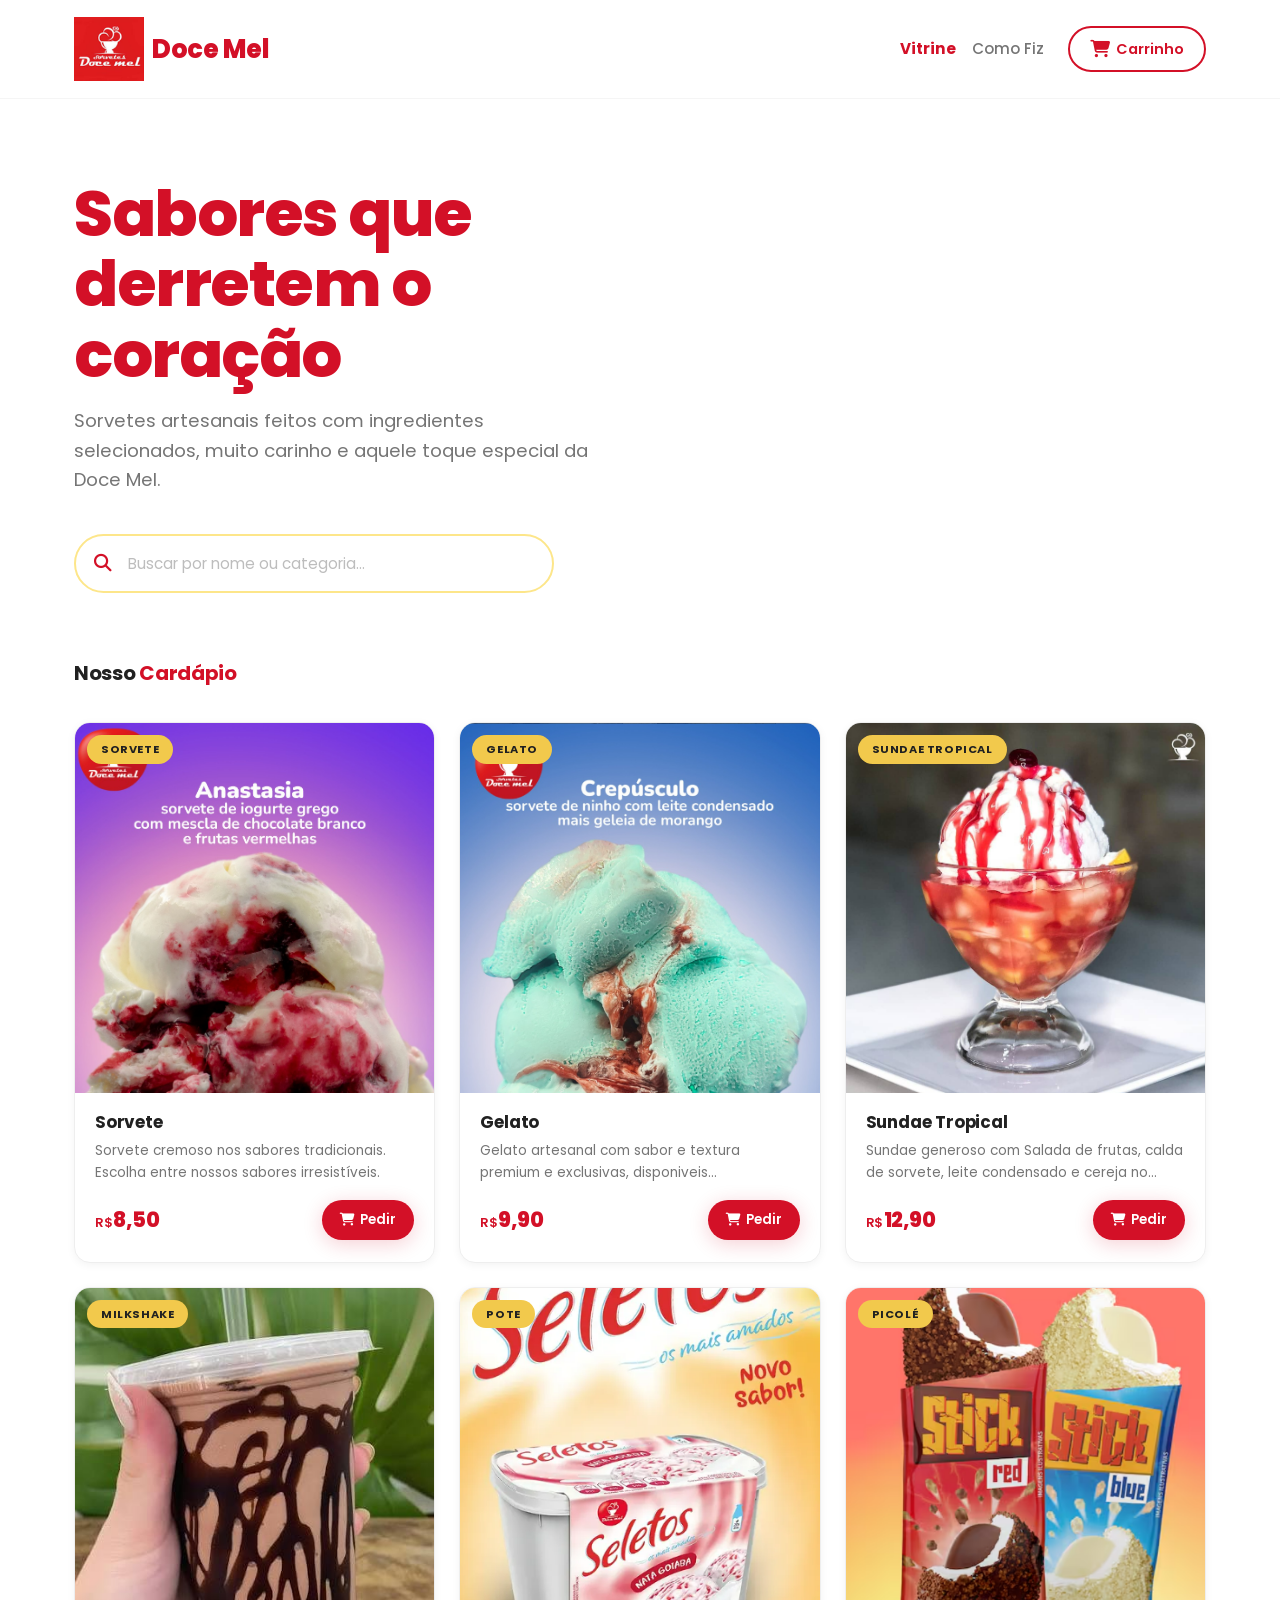
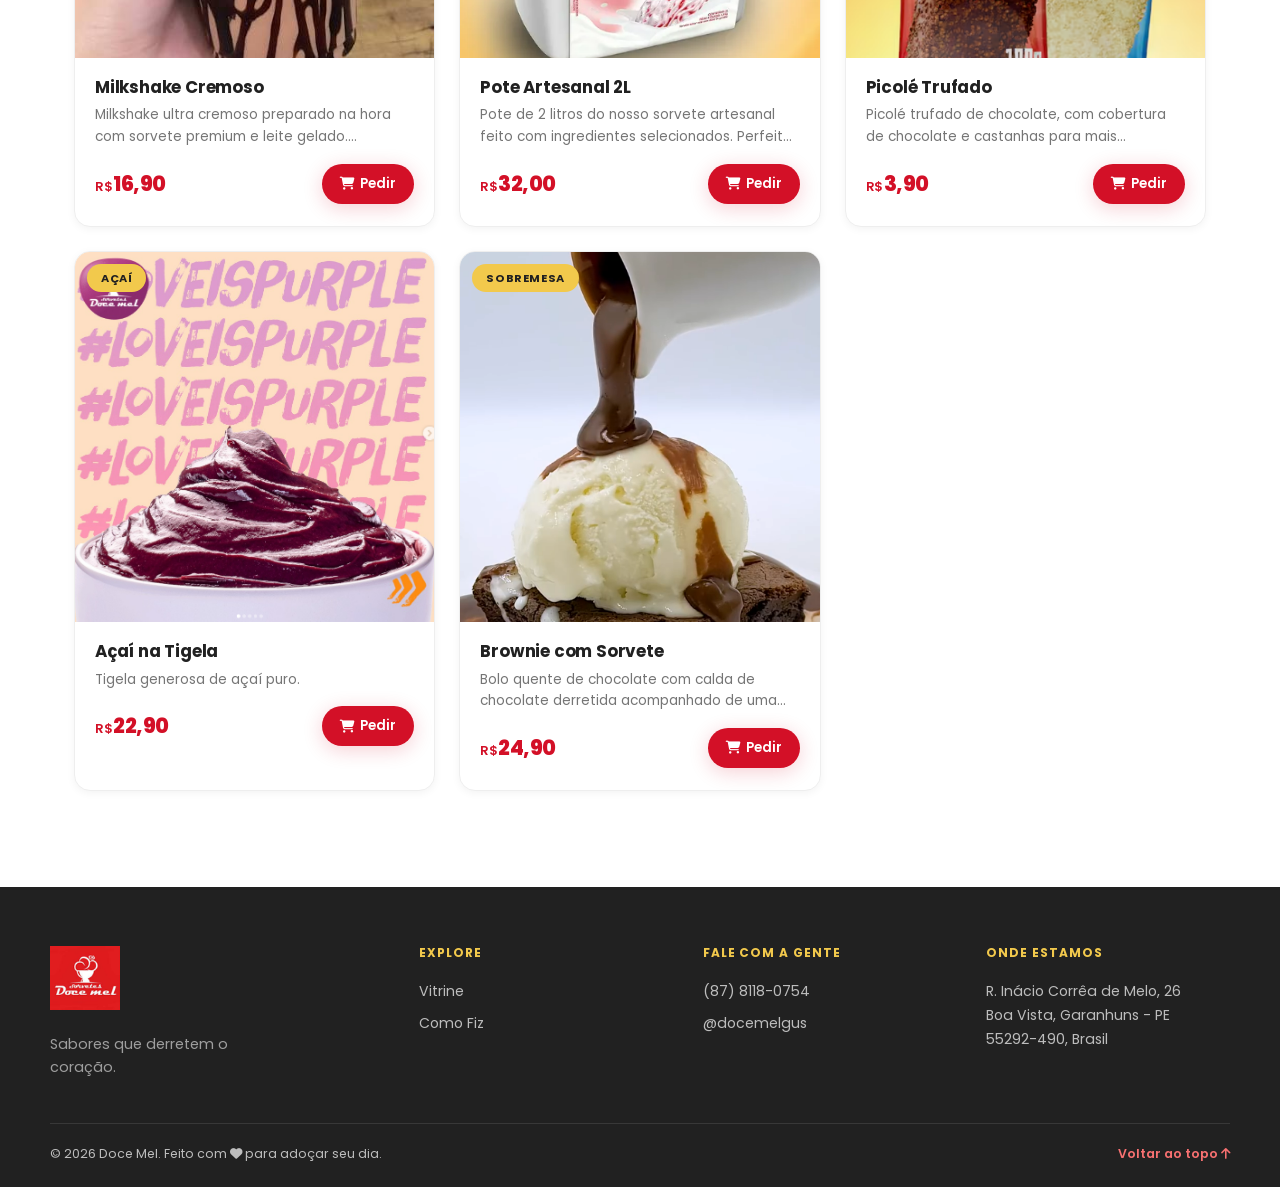
<file: index.html>
<!DOCTYPE html>
<html lang="pt-BR">

<head>
  <meta charset="UTF-8" />
  <meta name="viewport" content="width=device-width, initial-scale=1.0" />

  <title>Doce Mel Sorveteria</title>
  <meta name="description"
    content="Descubra os sorvetes artesanais da Doce Mel. Casquinhas, sundaes, milkshakes e muito mais. Feitos com ingredientes selecionados e muito carinho." />
  <meta name="keywords" content="sorveteria, sorvete artesanal, doce mel, casquinha, sundae, milkshake, picolé" />
  <meta name="author" content="Doce Mel Sorveteria" />

  <!-- Open Graph -->
  <meta property="og:title" content="Doce Mel — Sorveteria Artesanal" />
  <meta property="og:description" content="Sorvetes artesanais feitos com amor. Conheça nosso cardápio!" />
  <meta property="og:type" content="website" />

  <link rel="icon" type="image/png" href="images/Logo.png" />
  <link rel="stylesheet" href="https://cdnjs.cloudflare.com/ajax/libs/font-awesome/6.5.2/css/all.min.css" />

  <link rel="stylesheet" href="css/style.css" />
</head>

<body>
  <header class="header" id="header">
    <div class="header__container">
      <button class="menu-toggle" id="menu-toggle" type="button" aria-label="Abrir menu" aria-expanded="false" aria-controls="main-nav">
        <i class="fa-solid fa-bars" aria-hidden="true"></i>
      </button>
      <a href="index.html" class="header__logo" id="logo">
        <span class="header__logo-icon">
          <img src="images/Logo.png" alt="Logo oficial" class="header__logo-image" />
        </span>
        Doce Mel
      </a>

      <!-- Nav + Carrinho -->
      <div class="header__right">
        <nav class="header__nav" id="main-nav" aria-label="Navegação principal">
          <a href="index.html" class="header__nav-link header__nav-link--active" id="nav-vitrine">
            Vitrine
          </a>
          <a href="como-fiz.html" class="header__nav-link" id="nav-como-fiz">
            Como Fiz
          </a>
        </nav>

        <button class="cart-btn" id="cart-btn" aria-label="Abrir carrinho de compras">
          <span class="cart-btn__icon" aria-hidden="true"><i class="fa-solid fa-cart-shopping"></i></span>
          <span>Carrinho</span>
          <span class="cart-btn__badge" id="cart-badge">0</span>
        </button>
      </div>
    </div>
  </header>

  <main>
    <section class="hero" id="hero">
      <div class="hero__content">
        <h1 class="hero__titulo">
          Sabores que derretem o coração
        </h1>

        <p class="hero__subtitulo">
          Sorvetes artesanais feitos com ingredientes selecionados,
          muito carinho e aquele toque especial da Doce Mel.
        </p>
        
        <div class="busca__wrapper">
          <span class="busca__icone" aria-hidden="true"><i class="fa-solid fa-magnifying-glass"></i></span>
          <input
            type="text"
            id="search-input"
            class="busca__input"
            placeholder="Buscar por nome ou categoria..."
            aria-label="Buscar produtos por nome ou categoria"
            autocomplete="off"
          />
        </div>
      </div>
      
      <div class="hero__image-container">
        <video autoplay muted loop playsinline class="hero__video" id="hero-video">
          <source src="videos/HeroVideo.mp4" type="video/mp4" />
      </div>
    </section>

    <section class="produtos" id="products-section">
      <h2 class="produtos__titulo-secao">
        Nosso <span>Cardápio</span>
      </h2>
      <div id="products-grid">
      </div>
    </section>
  </main>

  <div class="cart-overlay" id="cart-overlay"></div>

  <aside class="cart-drawer" id="cart-drawer" aria-label="Carrinho de compras">
    <div class="cart-drawer__header">
      <h2 class="cart-drawer__titulo"><i class="fa-solid fa-cart-shopping" aria-hidden="true"></i> Seu Pedido</h2>
      <button class="cart-drawer__fechar" id="cart-close" aria-label="Fechar carrinho"><i class="fa-solid fa-xmark" aria-hidden="true"></i></button>
    </div>

    <div class="cart-drawer__items" id="cart-items"></div>

    <div class="cart-drawer__footer" id="cart-footer">
      <div class="cart-drawer__total">
        <span class="cart-drawer__total-label">Total</span>
        <span class="cart-drawer__total-valor" id="cart-total">R$ 0,00</span>
      </div>
      <button class="cart-drawer__checkout" id="cart-checkout">
        Finalizar Pedido
      </button>
    </div>
  </aside>

  <div class="toast" id="toast" aria-live="polite">
    <span class="toast__emoji" aria-hidden="true"><i class="fa-solid fa-circle-check"></i></span>
    <span id="toast-message">Item adicionado!</span>
  </div>

  <footer class="footer" id="footer">
    <div class="footer__container">
      <div class="footer__brand">
        <a href="index.html" class="footer__logo"><span class="header__logo-icon">
          <img src="images/Logo.png" alt="Logo oficial" class="header__logo-image" />
        </span></a>
        <p class="footer__tagline">Sabores que derretem o coração.</p>
      </div>
      <div class="footer__column">
        <h2 class="footer__heading">Explore</h2>
        <a href="index.html" class="footer__link">Vitrine</a>
        <a href="como-fiz.html" class="footer__link">Como Fiz</a>
      </div>
      <div class="footer__column">
        <h2 class="footer__heading">Fale com a gente</h2>
        <a href="tel:+558781180754" class="footer__link">(87) 8118-0754</a>
        <a href="https://www.instagram.com/docemelgus/" class="footer__link" target="_blank" rel="noopener noreferrer">@docemelgus</a>
      </div>
      <div class="footer__column footer__column--address">
        <h2 class="footer__heading">Onde estamos</h2>
        <address class="footer__address">R. Inácio Corrêa de Melo, 26<br />Boa Vista, Garanhuns - PE<br />55292-490, Brasil</address>
      </div>
    </div>
    <div class="footer__bottom">
      <p>© 2026 Doce Mel. Feito com <span class="footer__emoji" aria-hidden="true"><i class="fa-solid fa-heart"></i></span> para adoçar seu dia.</p>
      <a href="#header" class="footer__back-top">Voltar ao topo <i class="fa-solid fa-arrow-up" aria-hidden="true"></i></a>
    </div>
  </footer>

  <script src="js/script.js" defer></script>
  <script src="js/menu.js" defer></script>
  <script src="js/scroll.js" defer></script>
</body>

</html>
</file>
<file: css/style.css>
/* ============================================================
   DOCE MEL — Sorveteria E-commerce
   Design System: Clean Moderno & Gourmet
   Paleta: Branco puro · Vermelho vibrante · Amarelo dourado
   ============================================================ */

/* --- Fonte geométrica moderna via Google Fonts --- */
@import url('https://fonts.googleapis.com/css2?family=Poppins:wght@300;400;500;600;700;800&display=swap');

/* ============================================================
   1. DESIGN TOKENS
   ============================================================ */
:root {
  /* Vermelho — cor principal */
  --red-50:  #fef2f2;
  --red-100: #fee2e2;
  --red-200: #fecaca;
  --red-300: #f87171;
  --red-400: #ef4444;
  --red-500: #D31027; /* Vermelho Vibrante/Profundo */
  --red-600: #C01313;
  --red-700: #a01010;
  --red-800: #7f0d0d;

  /* Amarelo dourado — acento mínimo */
  --gold-100: #fff9e6;
  --gold-200: #fef0c7;
  --gold-300: #fde68a;
  --gold-400: #F2C94C; /* Amarelo Dourado */
  --gold-500: #e6b800;

  /* Neutros */
  --white:    #FFFFFF;
  --gray-50:  #FAFAFA;
  --gray-100: #F5F5F5;
  --gray-200: #EEEEEE;
  --gray-300: #E0E0E0;
  --gray-400: #BDBDBD;
  --gray-500: #9E9E9E;
  --gray-600: #757575;
  --gray-700: #616161;
  --gray-800: #424242;
  --gray-900: #212121;

  /* Tipografia */
  --font: 'Poppins', sans-serif;

  /* Sombras */
  --shadow-xs:   0 1px 3px rgba(0, 0, 0, 0.04);
  --shadow-sm:   0 2px 8px rgba(0, 0, 0, 0.05);
  --shadow-md:   0 4px 16px rgba(0, 0, 0, 0.07);
  --shadow-lg:   0 8px 32px rgba(0, 0, 0, 0.08);
  --shadow-xl:   0 16px 48px rgba(0, 0, 0, 0.10);
  --shadow-red:  0 4px 20px rgba(211, 16, 39, 0.20);
  --shadow-red-hover: 0 8px 28px rgba(211, 16, 39, 0.30);

  /* Raios */
  --r-sm:   8px;
  --r-md:   12px;
  --r-lg:   16px;
  --r-xl:   24px;
  --r-pill: 9999px;

  /* Transições */
  --ease:      0.25s cubic-bezier(0.4, 0, 0.2, 1);
  --ease-out:  0.35s cubic-bezier(0.22, 1, 0.36, 1);
  --ease-spring: 0.4s cubic-bezier(0.34, 1.56, 0.64, 1);

  /* Layout */
  --max-w: 1180px;
  --px:    24px;
}

/* ============================================================
   2. RESET
   ============================================================ */
*, *::before, *::after {
  margin: 0;
  padding: 0;
  box-sizing: border-box;
}

html {
  scroll-behavior: smooth;
  font-size: 16px;
}

body {
  font-family: var(--font);
  background: var(--white);
  color: var(--gray-800);
  line-height: 1.65;
  -webkit-font-smoothing: antialiased;
  -moz-osx-font-smoothing: grayscale;
  overflow-x: hidden;
}

img { max-width: 100%; display: block; }
a   { text-decoration: none; color: inherit; }
ul  { list-style: none; }
button {
  font-family: var(--font);
  cursor: pointer;
  border: none;
  background: none;
}

/* ============================================================
   3. HEADER
   ============================================================ */
.header {
  position: sticky;
  top: 0;
  z-index: 100;
  background: var(--white);
  border-bottom: 1px solid var(--gray-100);
}

.header__container {
  max-width: var(--max-w);
  margin: 0 auto;
  padding: 14px var(--px);
  display: flex;
  align-items: center;
  justify-content: space-between;
}

/* Logo */
.header__logo {
  display: flex;
  align-items: center;
  gap: 8px;
  font-size: 1.6rem;
  font-weight: 800;
  color: var(--red-500);
  letter-spacing: -0.5px;
  transition: opacity var(--ease);
}
.header__logo-image {
  width: 70px;
  height: 70px;
  object-fit: contain;
}

.header__logo:hover {
  opacity: 0.85;
}

.header__logo-icon {
  font-size: 1.8rem;
}

/* Área direita (Nav + Carrinho) */
.header__right {
  display: flex;
  align-items: center;
  gap: 24px;
}

.menu-toggle {
  display: none;
}

/* Nav — Links de texto simples */
.header__nav {
  display: flex;
  align-items: center;
  gap: 16px;
}

.header__nav-link {
  font-size: 0.95rem;
  font-weight: 500;
  color: var(--gray-600);
  transition: color var(--ease);
}

.header__nav-link:hover {
  color: var(--red-500);
}

.header__nav-link--active {
  color: var(--red-500);
  font-weight: 700;
}

/* Botão Carrinho — CTA Outline (Borda vermelha, Fundo branco, Texto vermelho) */
.cart-btn {
  position: relative;
  display: flex;
  align-items: center;
  gap: 6px;
  padding: 8px 20px;
  background: var(--white);
  color: var(--red-500);
  font-size: 0.9rem;
  font-weight: 600;
  border: 2px solid var(--red-500);
  border-radius: var(--r-pill);
  transition: background var(--ease), color var(--ease), transform var(--ease);
}

.cart-btn:hover {
  background: var(--red-50);
  transform: translateY(-1px);
}

.cart-btn__icon {
  font-size: 1.1rem;
}

.cart-btn__badge {
  position: absolute;
  top: -8px;
  right: -8px;
  min-width: 22px;
  height: 22px;
  padding: 0 6px;
  display: flex;
  align-items: center;
  justify-content: center;
  background: var(--gold-400);
  color: var(--gray-900);
  font-size: 0.72rem;
  font-weight: 700;
  border-radius: var(--r-pill);
  border: 2px solid var(--white);
  transform: scale(0);
  transition: transform var(--ease-spring);
}

.cart-btn__badge--visible {
  transform: scale(1);
}

@keyframes cartBounce {
  0%, 100% { transform: scale(1); }
  30% { transform: scale(1.15); }
  60% { transform: scale(0.95); }
}

.cart-btn--bounce {
  animation: cartBounce 0.35s ease;
}

/* ============================================================
   4. HERO SECTION (SPLIT LAYOUT)
   ============================================================ */
.hero {
  max-width: var(--max-w);
  margin: 0 auto;
  padding: 80px var(--px) 64px;
  display: flex;
  align-items: center;
  justify-content: space-between;
  gap: 24px;
}

/* Coluna Esquerda: Textos e Busca */
.hero__content {
  flex: 1;
  max-width: 540px;
  text-align: left;
}



/* Título Totalmente Vermelho (Alto contraste) */
.hero__titulo {
  font-size: clamp(2.8rem, 5vw, 4.2rem);
  font-weight: 800;
  line-height: 1.1;
  color: var(--red-500); 
  letter-spacing: -1.5px;
  margin-bottom: 16px;
  animation: fadeInUp 0.6s ease-out 0.1s both;
}

.hero__subtitulo {
  font-size: clamp(1rem, 1.8vw, 1.15rem);
  font-weight: 400;
  color: var(--gray-600);
  line-height: 1.6;
  margin-bottom: 40px;
  animation: fadeInUp 0.6s ease-out 0.25s both;
}

/* Barra de Busca movida para dentro do Hero */
.busca__wrapper {
  position: relative;
  width: 100%;
  max-width: 480px;
  animation: fadeInUp 0.5s ease-out 0.35s both;
}

.busca__icone {
  position: absolute;
  left: 20px;
  top: 50%;
  transform: translateY(-50%);
  font-size: 1.1rem;
  color: var(--red-500); /* Ícone de lupa vermelho */
  pointer-events: none;
  transition: color var(--ease);
}

.busca__input {
  width: 100%;
  padding: 16px 20px 16px 52px;
  border: 2px solid var(--gold-300); /* Amarelo muito sutil no estado normal */
  border-radius: var(--r-pill);
  font-family: var(--font);
  font-size: 0.95rem;
  font-weight: 400;
  color: var(--gray-800);
  background: var(--white);
  transition: border-color var(--ease), box-shadow var(--ease);
  outline: none;
}

.busca__input::placeholder {
  color: var(--gray-400);
}

/* Focus da Busca: Borda fica vermelha principal */
.busca__input:focus {
  border-color: var(--red-500);
  box-shadow: 0 0 0 4px rgba(211, 16, 39, 0.08);
}

/* Coluna Direita: Imagem de Produto (Apetite Visual) */
.hero__image-container {
  flex: 1;
  display: flex;
  justify-content: center;
  align-items: center;
  animation: fadeIn 0.8s ease-out 0.2s both;
}

.hero__video {
  display: block;
  width: min(100%, 480px);
  max-width: 100%;
  height: auto;
  max-height: 500px;
  object-fit: contain;
  filter: drop-shadow(0 20px 30px rgba(0, 0, 0, 0.12));
   mask-image: radial-gradient(circle, black 60%, transparent 100%);
  -webkit-mask-image: radial-gradient(circle, black 60%, transparent 100%);
}

@keyframes fadeIn {
  from { opacity: 0; }
  to   { opacity: 1; }
}

@keyframes fadeInUp {
  from { opacity: 0; transform: translateY(16px); }
  to   { opacity: 1; transform: translateY(0); }
}

/* ============================================================
   5. GRID DE PRODUTOS
   ============================================================ */
.produtos {
  max-width: var(--max-w);
  margin: 0 auto;
  padding: 0 var(--px) 96px;
}

.produtos__titulo-secao {
  font-size: 1.25rem;
  font-weight: 700;
  color: var(--gray-900);
  margin-bottom: 32px;
  letter-spacing: -0.3px;
}

.produtos__titulo-secao span {
  color: var(--red-500);
}

#products-grid {
  display: grid;
  grid-template-columns: repeat(auto-fill, minmax(270px, 1fr));
  gap: 24px;
}

/* ============================================================
   6. CARD DE PRODUTO
   ============================================================ */
.card {
  background: var(--white);
  border-radius: var(--r-lg);
  overflow: hidden;
  border: 1px solid var(--gray-200);
  box-shadow: var(--shadow-sm);
  transition: transform var(--ease-out), box-shadow var(--ease-out), border-color var(--ease);
  cursor: default;
  animation: fadeInCard 0.45s ease-out both;
  animation-delay: var(--delay, 0s);
}

@keyframes fadeInCard {
  from { opacity: 0; transform: translateY(24px); }
  to   { opacity: 1; transform: translateY(0); }
}

.card:hover {
  transform: translateY(-6px);
  box-shadow: var(--shadow-lg);
  border-color: var(--gray-300);
}

/* Imagem */
.card__imagem-wrapper {
  position: relative;
  width: 100%;
  height: 370px;
  overflow: hidden;
  background: var(--gray-100);
}

.card__imagem {
  width: 100%;
  height: 100%;
  object-fit: cover;
  transition: transform var(--ease-out);
}

.card:hover .card__imagem {
  transform: scale(1.06);
}

/* Badge de categoria */
.card__categoria {
  position: absolute;
  top: 12px;
  left: 12px;
  padding: 5px 14px;
  background: var(--gold-400);
  border-radius: var(--r-pill);
  font-size: 0.7rem;
  font-weight: 700;
  color: var(--gray-900);
  letter-spacing: 0.6px;
  text-transform: uppercase;
}

/* Conteúdo */
.card__conteudo {
  padding: 18px 20px 22px;
}

.card__nome {
  font-size: 1.05rem;
  font-weight: 700;
  color: var(--gray-900);
  margin-bottom: 6px;
  line-height: 1.35;
  letter-spacing: -0.2px;
}

.card__descricao {
  font-size: 0.85rem;
  font-weight: 400;
  color: var(--gray-600);
  line-height: 1.6;
  margin-bottom: 16px;
  display: -webkit-box;
  -webkit-line-clamp: 2;
  -webkit-box-orient: vertical;
  overflow: hidden;
}

/* Rodapé: preço + botão */
.card__rodape {
  display: flex;
  align-items: center;
  justify-content: space-between;
}

.card__preco {
  font-size: 1.3rem;
  font-weight: 800;
  color: var(--red-500);
  letter-spacing: -0.5px;
}

.card__preco-cifrao {
  font-size: 0.8rem;
  font-weight: 600;
  margin-right: 1px;
}

/* Botão Adicionar (Fundo vermelho, texto branco) */
.card__botao {
  display: inline-flex;
  align-items: center;
  gap: 5px;
  padding: 10px 18px;
  background: var(--red-500);
  color: var(--white);
  font-size: 0.82rem;
  font-weight: 600;
  border-radius: var(--r-pill);
  cursor: pointer;
  transition: background var(--ease), transform var(--ease), box-shadow var(--ease);
  box-shadow: var(--shadow-red);
}

.card__botao:hover {
  background: var(--red-600); /* Vermelho mais escuro no :hover */
  transform: translateY(-1px);
  box-shadow: var(--shadow-red-hover);
}

.card__botao:active {
  transform: translateY(0);
}

.card__botao--added {
  background: var(--gold-400) !important;
  color: var(--gray-900) !important;
  box-shadow: 0 4px 14px rgba(242, 201, 76, 0.35) !important;
}

/* ============================================================
   7. ESTADO VAZIO
   ============================================================ */
.vazio {
  grid-column: 1 / -1;
  text-align: center;
  padding: 72px 20px;
  animation: fadeInUp 0.4s ease-out;
}

.vazio__icone {
  font-size: 3.5rem;
  margin-bottom: 16px;
}

.vazio__titulo {
  font-size: 1.2rem;
  font-weight: 700;
  color: var(--gray-800);
  margin-bottom: 6px;
}

.vazio__texto {
  font-size: 0.95rem;
  color: var(--gray-500);
  font-weight: 400;
}

/* ============================================================
   8. CARRINHO LATERAL (Drawer)
   ============================================================ */
.cart-overlay {
  position: fixed;
  inset: 0;
  z-index: 200;
  background: rgba(33, 33, 33, 0.45);
  backdrop-filter: blur(6px);
  opacity: 0;
  visibility: hidden;
  transition: opacity var(--ease-out), visibility var(--ease-out);
}

.cart-overlay--open {
  opacity: 1;
  visibility: visible;
}

.cart-drawer {
  position: fixed;
  top: 0;
  right: 0;
  z-index: 201;
  width: 400px;
  max-width: 92vw;
  height: 100vh;
  background: var(--white);
  border-left: 1px solid var(--gray-200);
  display: flex;
  flex-direction: column;
  transform: translateX(100%);
  transition: transform var(--ease-out);
}

.cart-drawer--open {
  transform: translateX(0);
}

.cart-drawer__header {
  display: flex;
  align-items: center;
  justify-content: space-between;
  padding: 20px 24px;
  border-bottom: 1px solid var(--gray-200);
}

.cart-drawer__titulo {
  font-size: 1.15rem;
  font-weight: 700;
  color: var(--gray-900);
}

.cart-drawer__fechar {
  width: 36px;
  height: 36px;
  display: flex;
  align-items: center;
  justify-content: center;
  font-size: 1.1rem;
  color: var(--gray-500);
  background: var(--gray-100);
  border-radius: var(--r-pill);
  transition: background var(--ease), color var(--ease), transform var(--ease);
}

.cart-drawer__fechar:hover {
  background: var(--red-50);
  color: var(--red-500);
  transform: rotate(90deg);
}

.cart-drawer__items {
  flex: 1;
  overflow-y: auto;
  padding: 12px 24px;
}

.cart-drawer__vazio {
  text-align: center;
  padding: 56px 16px;
}

.cart-drawer__vazio-icone {
  font-size: 3rem;
  margin-bottom: 12px;
  opacity: 0.5;
}

.cart-drawer__vazio-texto {
  font-size: 0.95rem;
  color: var(--gray-500);
  line-height: 1.6;
}

.cart-item {
  display: flex;
  align-items: center;
  gap: 12px;
  padding: 14px 0;
  border-bottom: 1px solid var(--gray-100);
  animation: fadeInUp 0.3s ease-out;
}

.cart-item__imagem {
  width: 56px;
  height: 56px;
  border-radius: var(--r-sm);
  object-fit: cover;
  flex-shrink: 0;
}

.cart-item__info {
  flex: 1;
  min-width: 0;
}

.cart-item__nome {
  font-size: 0.9rem;
  font-weight: 600;
  color: var(--gray-800);
  white-space: nowrap;
  overflow: hidden;
  text-overflow: ellipsis;
}

.cart-item__preco {
  font-size: 0.85rem;
  font-weight: 600;
  color: var(--red-500);
  margin-top: 2px;
}

.cart-item__controles {
  display: flex;
  align-items: center;
  gap: 6px;
  flex-shrink: 0;
}

.cart-item__qty-btn {
  width: 30px;
  height: 30px;
  display: flex;
  align-items: center;
  justify-content: center;
  font-size: 0.95rem;
  font-weight: 700;
  color: var(--gray-700);
  background: var(--gray-100);
  border-radius: var(--r-pill);
  transition: background var(--ease), color var(--ease);
}

.cart-item__qty-btn:hover {
  background: var(--red-100);
  color: var(--red-600);
}

.cart-item__qty {
  font-size: 0.9rem;
  font-weight: 700;
  color: var(--gray-900);
  min-width: 18px;
  text-align: center;
}

.cart-item__remover {
  width: 30px;
  height: 30px;
  display: flex;
  align-items: center;
  justify-content: center;
  font-size: 0.85rem;
  color: var(--gray-400);
  border-radius: var(--r-pill);
  transition: background var(--ease), color var(--ease);
  flex-shrink: 0;
}

.cart-item__remover:hover {
  background: var(--red-50);
  color: var(--red-500);
}

.cart-drawer__footer {
  padding: 18px 24px 22px;
  border-top: 1px solid var(--gray-200);
}

.cart-drawer__total {
  display: flex;
  align-items: center;
  justify-content: space-between;
  margin-bottom: 14px;
}

.cart-drawer__total-label {
  font-size: 0.95rem;
  font-weight: 500;
  color: var(--gray-600);
}

.cart-drawer__total-valor {
  font-size: 1.4rem;
  font-weight: 800;
  color: var(--red-500);
  letter-spacing: -0.5px;
}

.cart-drawer__checkout {
  width: 100%;
  padding: 14px;
  background: var(--red-500);
  color: var(--white);
  font-size: 0.95rem;
  font-weight: 700;
  border-radius: var(--r-md);
  transition: background var(--ease), transform var(--ease), box-shadow var(--ease);
  box-shadow: var(--shadow-red);
}

.cart-drawer__checkout:hover {
  background: var(--red-600);
  transform: translateY(-1px);
  box-shadow: var(--shadow-red-hover);
}

@keyframes slideOutRight {
  to { opacity: 0; transform: translateX(24px); }
}

.cart-item--removing {
  animation: slideOutRight 0.25s ease-out forwards;
}

/* ============================================================
   9. TOAST
   ============================================================ */
.toast {
  position: fixed;
  bottom: 32px;
  left: 50%;
  transform: translateX(-50%) translateY(80px);
  z-index: 300;
  padding: 12px 24px;
  background: var(--gray-900);
  color: var(--white);
  font-size: 0.9rem;
  font-weight: 500;
  border-radius: var(--r-pill);
  box-shadow: var(--shadow-xl);
  opacity: 0;
  transition: transform var(--ease-spring), opacity 0.3s ease;
  pointer-events: none;
}

.toast--show {
  opacity: 1;
  transform: translateX(-50%) translateY(0);
}

.toast__emoji {
  margin-right: 6px;
}

/* ============================================================
   10. FOOTER
   ============================================================ */
.footer {
  background: var(--gray-900);
  color: var(--gray-400);
  padding: 56px var(--px) 22px;
}

.footer__container {
  max-width: var(--max-w);
  margin: 0 auto;
  display: grid;
  grid-template-columns: 1.35fr repeat(3, 1fr);
  gap: 40px;
  padding-bottom: 44px;
}

.footer__brand {
  padding-right: 24px;
}

.footer__logo {
  display: inline-flex;
  align-items: center;
  gap: 10px;
  color: var(--white);
  font-size: 1.35rem;
  font-weight: 800;
}

.footer__logo span {
  color: var(--red-300);
}

.footer__tagline {
  max-width: 190px;
  margin-top: 12px;
  color: var(--gray-500);
  font-size: 0.9rem;
  line-height: 1.6;
}

.footer__column {
  display: flex;
  flex-direction: column;
  align-items: flex-start;
  gap: 9px;
}

.footer__heading {
  margin-bottom: 8px;
  color: var(--gold-400);
  font-size: 0.75rem;
  font-weight: 700;
  letter-spacing: 0.08em;
  text-transform: uppercase;
}

.footer__link {
  color: var(--gray-400);
  font-size: 0.88rem;
  transition: color var(--ease), transform var(--ease);
}

.footer__link:hover {
  color: var(--white);
  transform: translateX(3px);
}

.footer__address {
  color: var(--gray-400);
  font-size: 0.88rem;
  font-style: normal;
  line-height: 1.7;
}

.footer__bottom {
  max-width: var(--max-w);
  margin: 0 auto;
  padding-top: 20px;
  border-top: 1px solid rgba(255, 255, 255, 0.1);
  display: flex;
  align-items: center;
  justify-content: space-between;
  gap: 20px;
  font-size: 0.78rem;
}

.footer__back-top {
  color: var(--red-300);
  font-weight: 600;
  white-space: nowrap;
  transition: color var(--ease);
}

.footer__back-top:hover {
  color: var(--white);
}

.footer__texto {
  font-size: 0.88rem;
  font-weight: 400;
}

.footer__texto strong {
  color: var(--red-300);
  font-weight: 600;
}

.footer__emoji {
  display: inline-block;
  animation: float 2.5s ease-in-out infinite;
}

/* ============================================================
   11. PÁGINA "COMO FIZ"
   ============================================================ */
.como-fiz {
  max-width: 740px;
  margin: 0 auto;
  padding: 72px var(--px) 96px;
}

.como-fiz__titulo {
  font-size: clamp(2rem, 4vw, 2.8rem);
  font-weight: 800;
  color: var(--red-500);
  margin-bottom: 16px;
  letter-spacing: -1px;
  line-height: 1.15;
  animation: fadeInUp 0.5s ease-out;
}

.como-fiz__titulo-destaque {
  color: var(--gold-400);
}

.como-fiz__descricao {
  font-size: 1.05rem;
  font-weight: 400;
  color: var(--gray-600);
  line-height: 1.75;
  margin-bottom: 40px;
  animation: fadeInUp 0.5s ease-out 0.1s both;
}

.como-fiz__descricao strong {
  color: var(--gray-800);
  font-weight: 600;
}

.como-fiz__descricao code {
  background: var(--gray-100);
  padding: 2px 8px;
  border-radius: 4px;
  font-size: 0.9em;
  color: var(--red-500);
}

.como-fiz__video-wrapper {
  position: relative;
  width: 100%;
  padding-bottom: 56.25%;
  border-radius: var(--r-lg);
  overflow: hidden;
  border: 1px solid var(--gray-200);
  background: var(--gray-100);
  animation: fadeInUp 0.5s ease-out 0.2s both;
}

.como-fiz__video-wrapper iframe {
  position: absolute;
  top: 0;
  left: 0;
  width: 100%;
  height: 100%;
  border: none;
}

.como-fiz__video {
  position: absolute;
  top: 0;
  left: 0;
  width: 100%;
  height: 100%;
  border: none;
}

.como-fiz__techs {
  display: flex;
  flex-wrap: wrap;
  gap: 10px;
  margin-top: 36px;
  animation: fadeInUp 0.5s ease-out 0.3s both;
}

.como-fiz__tech-tag {
  padding: 7px 16px;
  background: var(--white);
  border: 1.5px solid var(--gray-200);
  border-radius: var(--r-pill);
  font-size: 0.8rem;
  font-weight: 600;
  color: var(--gray-600);
  transition: border-color var(--ease), color var(--ease), background var(--ease), transform var(--ease);
}

.como-fiz__tech-tag:hover {
  border-color: var(--red-500);
  color: var(--red-500);
  background: var(--red-50);
  transform: translateY(-2px);
}

/* ============================================================
   12. RESPONSIVIDADE (Mobile First - Ajustes para telas menores)
   ============================================================ */

/* Tablets */
@media (max-width: 768px) {
  .footer__container {
    grid-template-columns: repeat(2, 1fr);
    gap: 32px 24px;
  }

  .footer__brand {
    grid-column: 1 / -1;
    padding-right: 0;
  }

  .hero {
    flex-direction: column-reverse; /* Imagem no topo em telas menores */
    text-align: center;
    padding: 40px var(--px) 40px;
    gap: 20px;
  }

  .hero__content {
    max-width: 100%;
    text-align: center;
  }

  .busca__wrapper {
    margin: 0 auto;
  }

  .hero__image-container {
    justify-content: center;
  }

  .hero__image {
    max-height: 350px;
  }

  #products-grid {
    grid-template-columns: repeat(auto-fill, minmax(230px, 1fr));
    gap: 18px;
  }

  .header__container {
    flex-wrap: wrap;
    gap: 10px;
  }

  .header__right {
    gap: 16px;
  }

  .cart-drawer {
    width: 100vw;
    max-width: 100vw;
  }

  .header__container {
    position: relative;
    justify-content: center;
    min-height: 76px;
  }

  .menu-toggle {
    position: absolute;
    left: var(--px);
    top: 50%;
    z-index: 2;
    display: inline-flex;
    align-items: center;
    justify-content: center;
    width: 40px;
    height: 40px;
    color: var(--red-500);
    font-size: 1.25rem;
    border-radius: var(--r-sm);
    transition: background var(--ease), color var(--ease);
    transform: translateY(-50%);
  }

  .menu-toggle:hover,
  .menu-toggle:focus-visible {
    background: var(--red-50);
    color: var(--red-700);
    outline: none;
  }

  .header__logo {
    font-size: 0;
  }

  .header__logo-image {
    width: 54px;
    height: 54px;
  }

  .header__right {
    position: static;
    gap: 0;
  }

  .header__nav {
    position: absolute;
    top: 100%;
    right: 0;
    left: 0;
    z-index: 10;
    display: none;
    flex-direction: column;
    align-items: stretch;
    gap: 0;
    padding: 8px var(--px) 12px;
    background: var(--white);
    border-bottom: 1px solid var(--gray-200);
    box-shadow: var(--shadow-md);
  }

  .header__nav.header__nav--open {
    display: flex;
  }

  .header__nav-link {
    padding: 12px 4px;
    font-size: 0.95rem;
  }

  .cart-btn {
    padding: 8px 14px;
  }
}

/* Mobile */
@media (max-width: 480px) {
  :root {
    --px: 16px;
  }

  .hero__titulo {
    font-size: 2.2rem;
    letter-spacing: -0.8px;
  }

  .hero__subtitulo {
    font-size: 0.95rem;
  }

  .hero {
    padding: 32px var(--px);
    gap: 20px;
  }

  .footer {
    padding-top: 44px;
  }

  .footer__container {
    grid-template-columns: 1fr;
    gap: 28px;
    padding-bottom: 32px;
  }

  .footer__brand,
  .footer__column {
    grid-column: auto;
  }

  .footer__bottom {
    align-items: flex-start;
    flex-direction: column;
    gap: 10px;
  }
  
  .hero__video {
    max-height: 280px;
  }

  #products-grid {
    grid-template-columns: 1fr;
    gap: 16px;
  }

  .busca__input {
    padding: 13px 18px 13px 46px;
    font-size: 0.9rem;
  }

  .card__conteudo {
    padding: 14px 16px 18px;
  }

  .cart-btn span:not(.cart-btn__icon):not(.cart-btn__badge) {
    display: none;
  }

  .cart-btn {
    padding: 8px 14px;
  }

  .como-fiz__titulo {
    font-size: 1.8rem;
  }
}

/* ============================================================
   13. SKELETONS & ACESSIBILIDADE
   ============================================================ */
.skeleton {
  background: linear-gradient(90deg, var(--gray-100) 25%, var(--gray-200) 50%, var(--gray-100) 75%);
  background-size: 200% 100%;
  animation: shimmer 1.5s infinite;
  border-radius: var(--r-lg);
}

@keyframes shimmer {
  0% { background-position: -200% 0; }
  100% { background-position: 200% 0; }
}

.skeleton-card {
  height: 380px;
}

@media (prefers-reduced-motion: reduce) {
  *, *::before, *::after {
    animation-duration: 0.01ms !important;
    animation-iteration-count: 1 !important;
    transition-duration: 0.01ms !important;
  }
}

:focus-visible {
  outline: 2.5px solid var(--red-500);
  outline-offset: 2px;
  border-radius: var(--r-sm);
}

body.cart-open {
  overflow: hidden;
}
</file>
